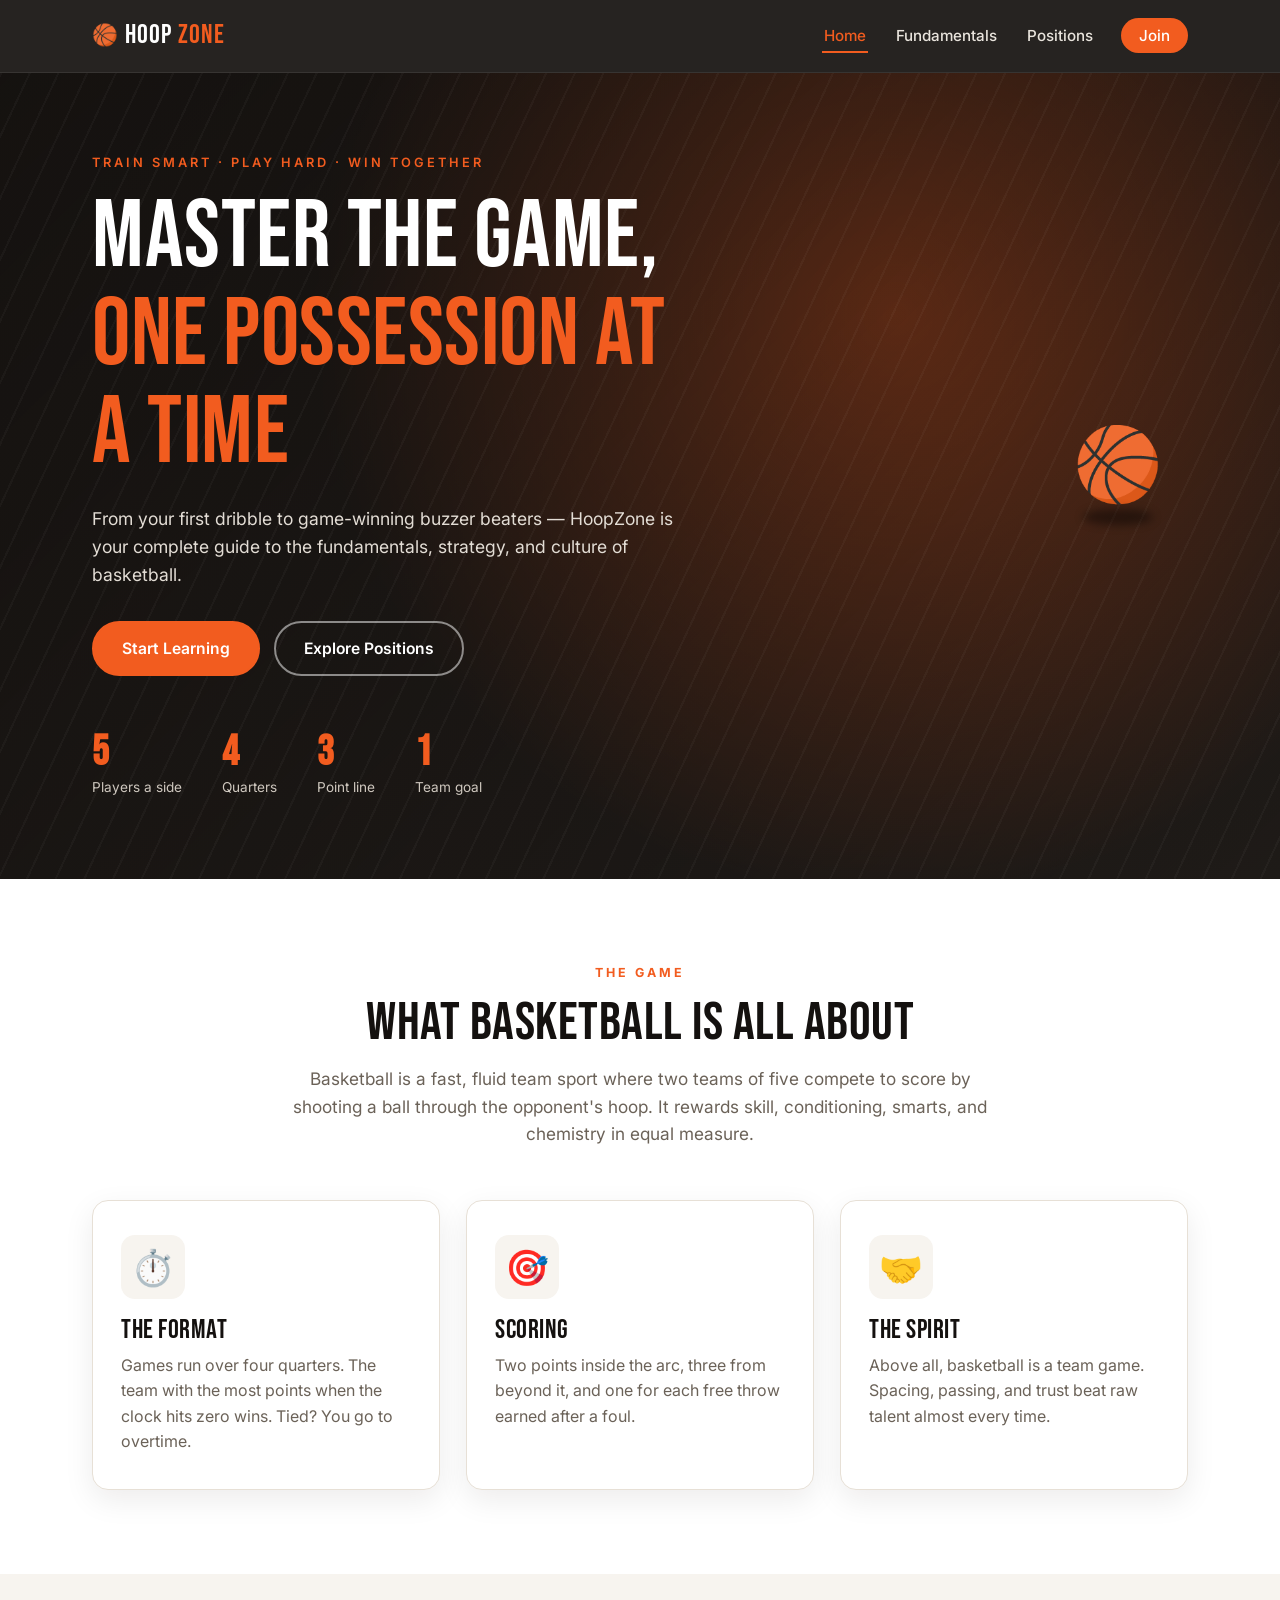
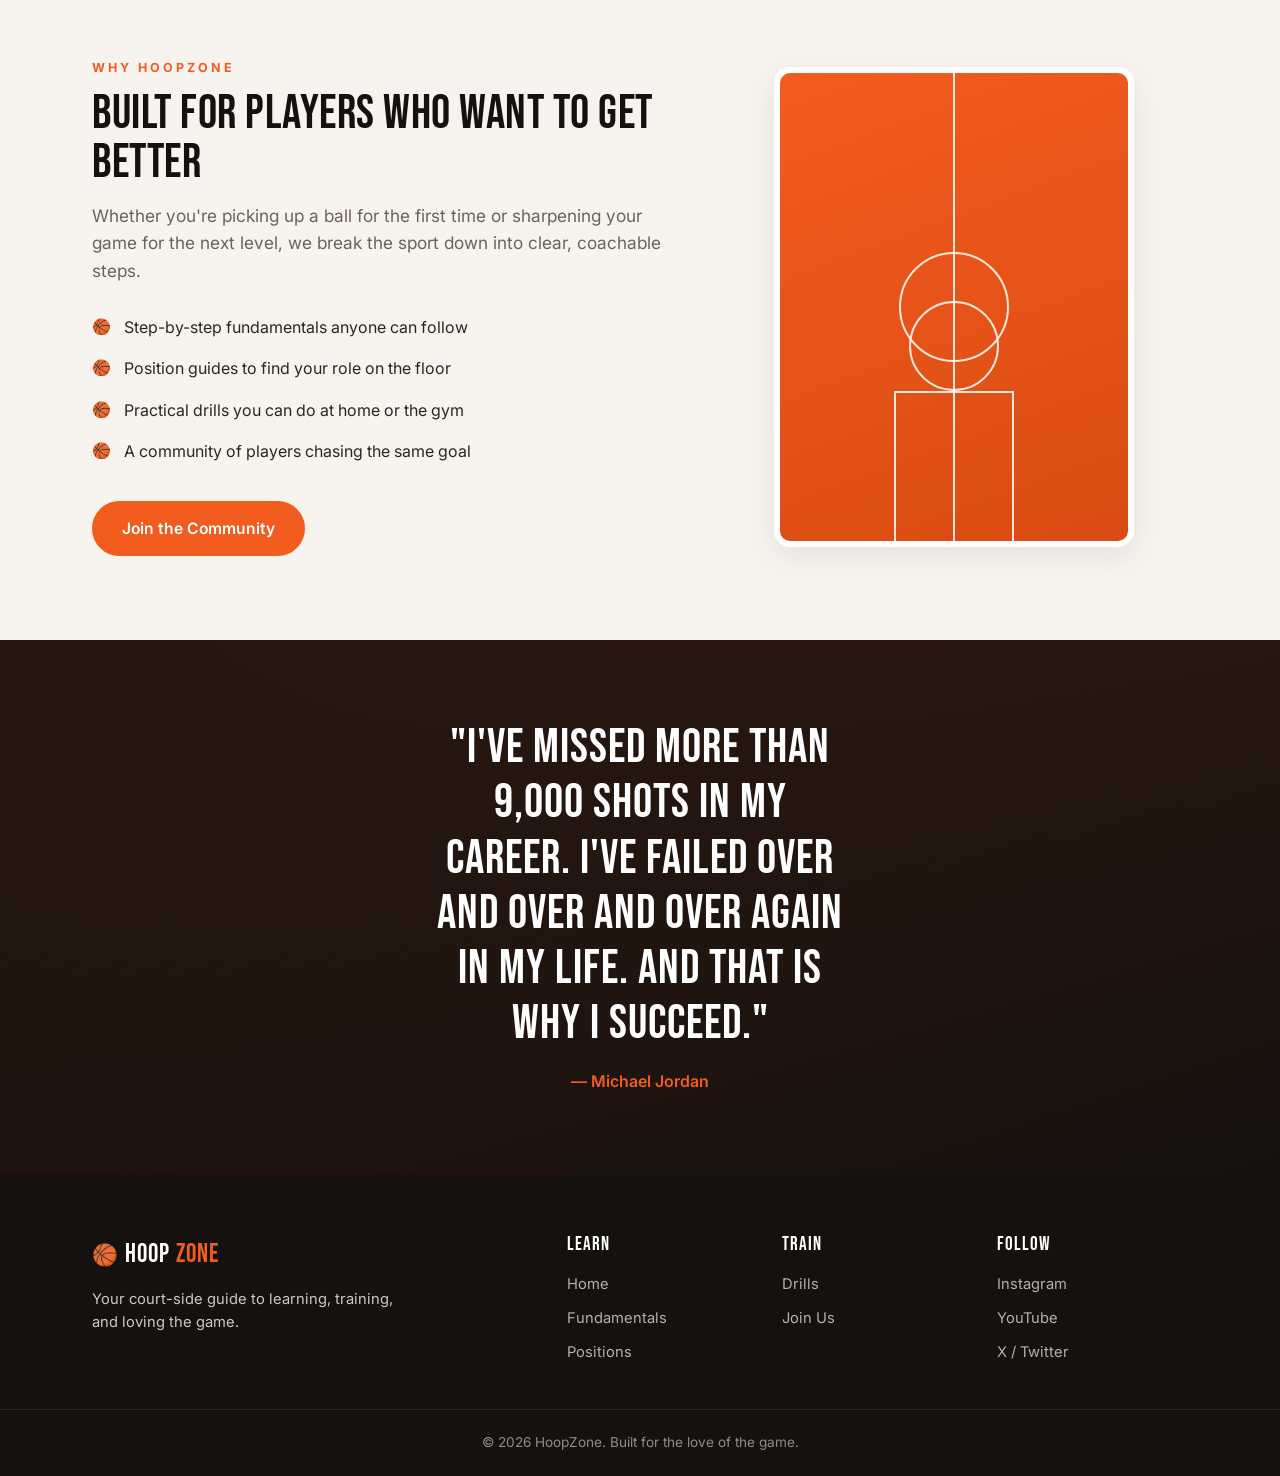
<file: index.html>
<!DOCTYPE html>
<html lang="en">
<head>
  <meta charset="UTF-8" />
  <meta name="viewport" content="width=device-width, initial-scale=1.0" />
  <title>HoopZone — Master the Game of Basketball</title>
  <link rel="preconnect" href="https://fonts.googleapis.com" />
  <link rel="preconnect" href="https://fonts.gstatic.com" crossorigin />
  <link href="https://fonts.googleapis.com/css2?family=Bebas+Neue&family=Inter:wght@400;500;600;700&display=swap" rel="stylesheet" />
  <link rel="stylesheet" href="style.css" />
</head>
<body>

  <!-- ===== NAVBAR ===== -->
  <header class="navbar">
    <div class="nav-inner">
      <a href="index.html" class="logo"><span class="ball">🏀</span> Hoop<span class="logo-accent">Zone</span></a>
      <input type="checkbox" id="nav-toggle" class="nav-toggle" />
      <label for="nav-toggle" class="nav-burger"><span></span><span></span><span></span></label>
      <nav>
        <ul class="nav-links">
          <li><a href="index.html" class="active">Home</a></li>
          <li><a href="fundamentals.html">Fundamentals</a></li>
          <li><a href="positions.html">Positions</a></li>
          <li><a href="contact.html" class="nav-cta">Join</a></li>
        </ul>
      </nav>
    </div>
  </header>

  <!-- ===== HERO ===== -->
  <section class="hero">
    <div class="hero-overlay"></div>
    <div class="bouncing-ball" aria-hidden="true">
      <div class="ball-graphic">🏀</div>
      <div class="ball-shadow"></div>
    </div>
    <div class="hero-content">
      <p class="eyebrow">Train smart · Play hard · Win together</p>
      <h1>Master the Game,<br><span>One Possession at a Time</span></h1>
      <p class="hero-sub">
        From your first dribble to game-winning buzzer beaters — HoopZone is your
        complete guide to the fundamentals, strategy, and culture of basketball.
      </p>
      <div class="hero-buttons">
        <a href="fundamentals.html" class="btn btn-primary">Start Learning</a>
        <a href="positions.html" class="btn btn-ghost">Explore Positions</a>
      </div>
      <div class="hero-stats">
        <div class="stat"><strong>5</strong><span>Players a side</span></div>
        <div class="stat"><strong>4</strong><span>Quarters</span></div>
        <div class="stat"><strong>3</strong><span>Point line</span></div>
        <div class="stat"><strong>1</strong><span>Team goal</span></div>
      </div>
    </div>
  </section>

  <!-- ===== ABOUT / THE GAME ===== -->
  <section class="section" id="about">
    <div class="container">
      <div class="section-head">
        <p class="kicker">The Game</p>
        <h2>What Basketball Is All About</h2>
        <p class="lead">
          Basketball is a fast, fluid team sport where two teams of five compete to
          score by shooting a ball through the opponent's hoop. It rewards skill,
          conditioning, smarts, and chemistry in equal measure.
        </p>
      </div>

      <div class="cards">
        <article class="card">
          <div class="card-icon">⏱️</div>
          <h3>The Format</h3>
          <p>Games run over four quarters. The team with the most points when the
             clock hits zero wins. Tied? You go to overtime.</p>
        </article>
        <article class="card">
          <div class="card-icon">🎯</div>
          <h3>Scoring</h3>
          <p>Two points inside the arc, three from beyond it, and one for each
             free throw earned after a foul.</p>
        </article>
        <article class="card">
          <div class="card-icon">🤝</div>
          <h3>The Spirit</h3>
          <p>Above all, basketball is a team game. Spacing, passing, and trust
             beat raw talent almost every time.</p>
        </article>
      </div>
    </div>
  </section>

  <!-- ===== FEATURE STRIP ===== -->
  <section class="section section-alt">
    <div class="container split">
      <div class="split-text">
        <p class="kicker">Why HoopZone</p>
        <h2>Built for Players Who Want to Get Better</h2>
        <p class="lead">Whether you're picking up a ball for the first time or
           sharpening your game for the next level, we break the sport down into
           clear, coachable steps.</p>
        <ul class="check-list">
          <li>Step-by-step fundamentals anyone can follow</li>
          <li>Position guides to find your role on the floor</li>
          <li>Practical drills you can do at home or the gym</li>
          <li>A community of players chasing the same goal</li>
        </ul>
        <a href="contact.html" class="btn btn-primary">Join the Community</a>
      </div>
      <div class="split-visual">
        <div class="court">
          <div class="court-circle"></div>
          <div class="court-key"></div>
          <div class="court-line"></div>
        </div>
      </div>
    </div>
  </section>

  <!-- ===== QUOTE ===== -->
  <section class="quote-band">
    <div class="container">
      <blockquote>
        "I've missed more than 9,000 shots in my career. I've failed over and over
        and over again in my life. And that is why I succeed."
      </blockquote>
      <cite>— Michael Jordan</cite>
    </div>
  </section>

  <!-- ===== FOOTER ===== -->
  <footer class="footer">
    <div class="container footer-inner">
      <div class="footer-brand">
        <span class="logo"><span class="ball">🏀</span> Hoop<span class="logo-accent">Zone</span></span>
        <p>Your court-side guide to learning, training, and loving the game.</p>
      </div>
      <div class="footer-cols">
        <div>
          <h4>Learn</h4>
          <a href="index.html">Home</a>
          <a href="fundamentals.html">Fundamentals</a>
          <a href="positions.html">Positions</a>
        </div>
        <div>
          <h4>Train</h4>
          <a href="fundamentals.html">Drills</a>
          <a href="contact.html">Join Us</a>
        </div>
        <div>
          <h4>Follow</h4>
          <a href="#">Instagram</a>
          <a href="#">YouTube</a>
          <a href="#">X / Twitter</a>
        </div>
      </div>
    </div>
    <div class="footer-bottom">
      <p>© 2026 HoopZone. Built for the love of the game.</p>
    </div>
  </footer>

</body>
</html>
</file>
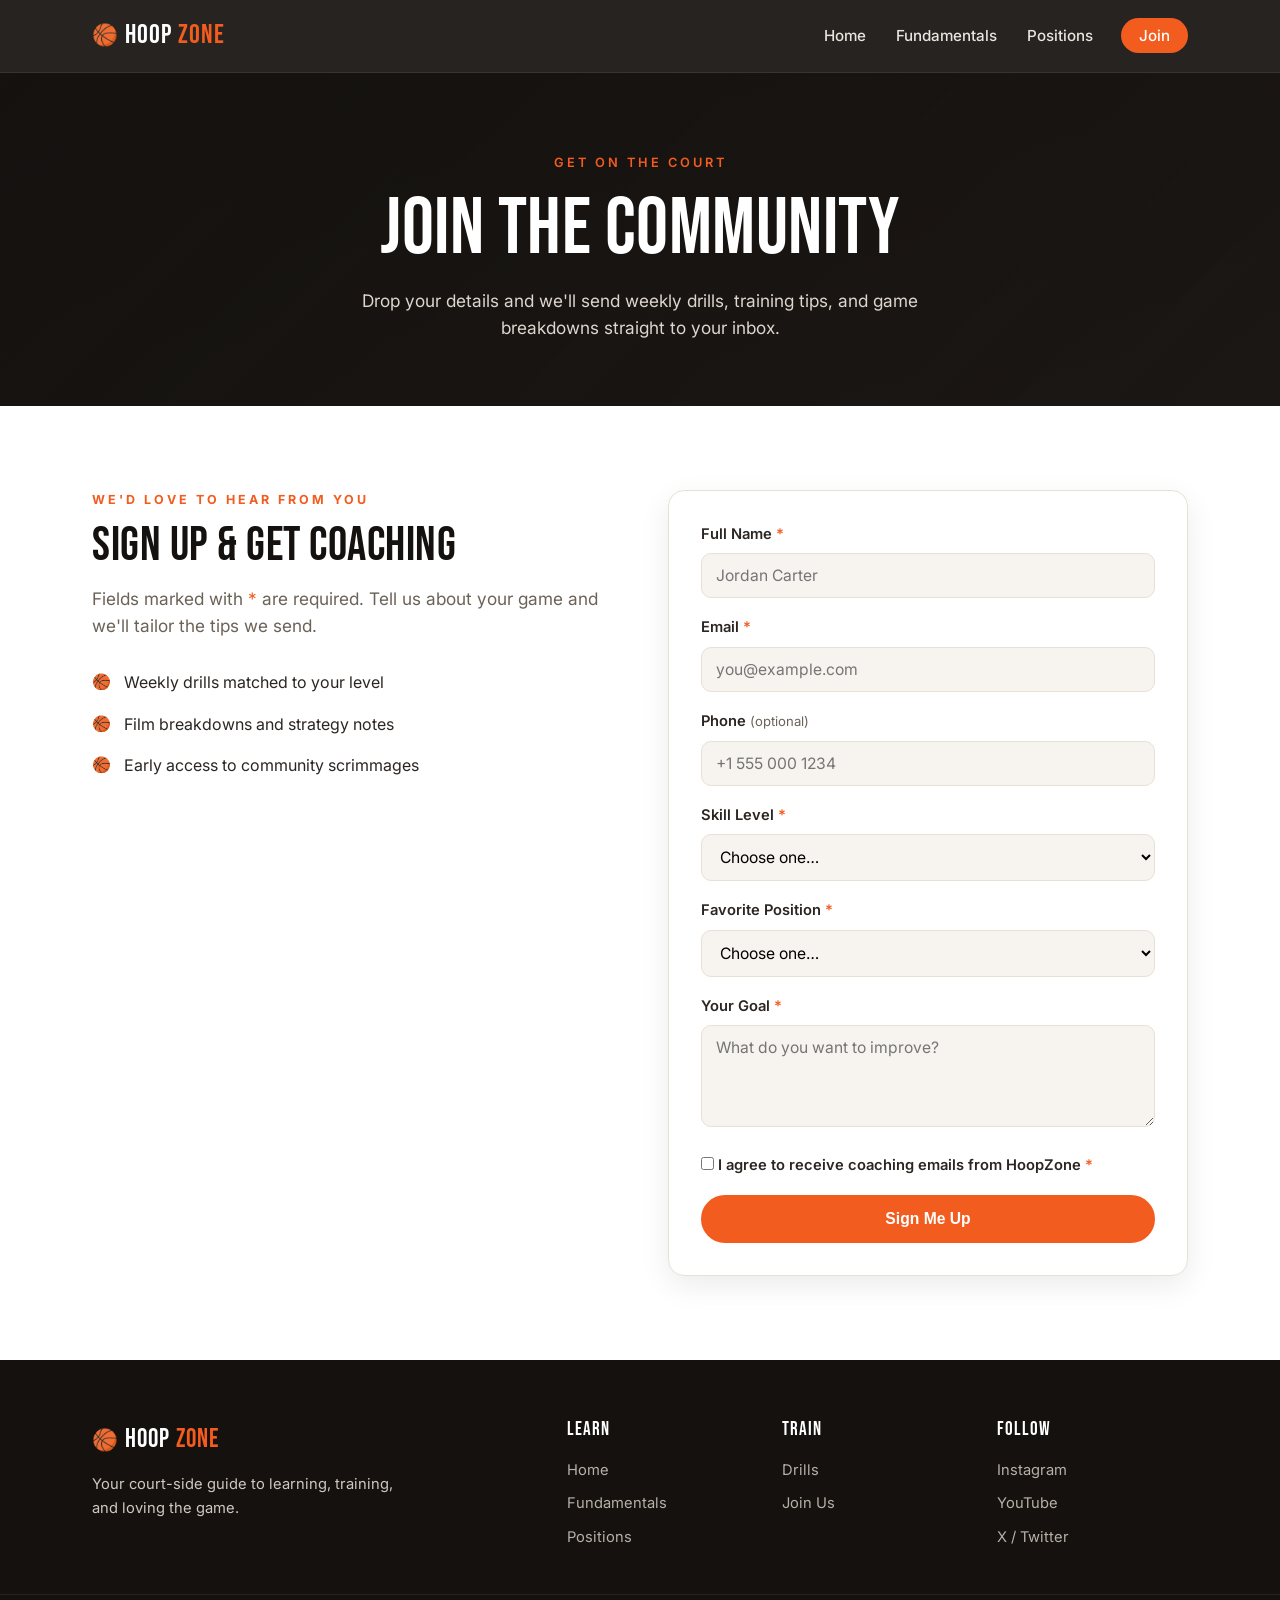
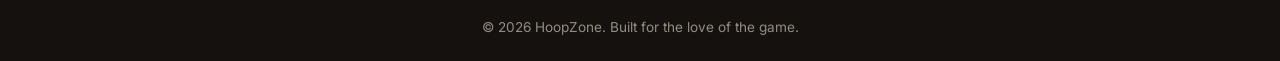
<file: contact.html>
<!DOCTYPE html>
<html lang="en">
<head>
  <meta charset="UTF-8" />
  <meta name="viewport" content="width=device-width, initial-scale=1.0" />
  <title>Join Us — HoopZone</title>
  <link rel="preconnect" href="https://fonts.googleapis.com" />
  <link rel="preconnect" href="https://fonts.gstatic.com" crossorigin />
  <link href="https://fonts.googleapis.com/css2?family=Bebas+Neue&family=Inter:wght@400;500;600;700&display=swap" rel="stylesheet" />
  <link rel="stylesheet" href="style.css" />
</head>
<body>

  <!-- ===== NAVBAR ===== -->
  <header class="navbar">
    <div class="nav-inner">
      <a href="index.html" class="logo"><span class="ball">🏀</span> Hoop<span class="logo-accent">Zone</span></a>
      <input type="checkbox" id="nav-toggle" class="nav-toggle" />
      <label for="nav-toggle" class="nav-burger"><span></span><span></span><span></span></label>
      <nav>
        <ul class="nav-links">
          <li><a href="index.html">Home</a></li>
          <li><a href="fundamentals.html">Fundamentals</a></li>
          <li><a href="positions.html">Positions</a></li>
          <li><a href="contact.html" class="nav-cta active">Join</a></li>
        </ul>
      </nav>
    </div>
  </header>

  <!-- ===== PAGE HEADER ===== -->
  <section class="page-hero">
    <div class="container">
      <p class="eyebrow">Get On The Court</p>
      <h1>Join the Community</h1>
      <p class="page-hero-sub">Drop your details and we'll send weekly drills,
         training tips, and game breakdowns straight to your inbox.</p>
    </div>
  </section>

  <!-- ===== CONTACT / JOIN ===== -->
  <section class="section">
    <div class="container join">
      <div class="join-text">
        <p class="kicker">We'd Love to Hear From You</p>
        <h2>Sign Up &amp; Get Coaching</h2>
        <p class="lead">Fields marked with <span class="req-star">*</span> are
           required. Tell us about your game and we'll tailor the tips we send.</p>
        <ul class="check-list">
          <li>Weekly drills matched to your level</li>
          <li>Film breakdowns and strategy notes</li>
          <li>Early access to community scrimmages</li>
        </ul>
      </div>

      <form class="join-form" action="#" method="post">
        <label>
          Full Name <span class="req-star">*</span>
          <input type="text" name="name" placeholder="Jordan Carter" required />
        </label>
        <label>
          Email <span class="req-star">*</span>
          <input type="email" name="email" placeholder="you@example.com" required />
        </label>
        <label>
          Phone <span class="optional">(optional)</span>
          <input type="tel" name="phone" placeholder="+1 555 000 1234" />
        </label>
        <label>
          Skill Level <span class="req-star">*</span>
          <select name="level" required>
            <option value="">Choose one…</option>
            <option>Beginner</option>
            <option>Intermediate</option>
            <option>Advanced</option>
          </select>
        </label>
        <label>
          Favorite Position <span class="req-star">*</span>
          <select name="position" required>
            <option value="">Choose one…</option>
            <option>Point Guard</option>
            <option>Shooting Guard</option>
            <option>Small Forward</option>
            <option>Power Forward</option>
            <option>Center</option>
          </select>
        </label>
        <label>
          Your Goal <span class="req-star">*</span>
          <textarea name="goal" rows="4" placeholder="What do you want to improve?" required></textarea>
        </label>
        <label class="checkbox-row">
          <input type="checkbox" name="agree" required />
          <span>I agree to receive coaching emails from HoopZone <span class="req-star">*</span></span>
        </label>
        <button type="submit" class="btn btn-primary full">Sign Me Up</button>
      </form>
    </div>
  </section>

  <!-- ===== FOOTER ===== -->
  <footer class="footer">
    <div class="container footer-inner">
      <div class="footer-brand">
        <span class="logo"><span class="ball">🏀</span> Hoop<span class="logo-accent">Zone</span></span>
        <p>Your court-side guide to learning, training, and loving the game.</p>
      </div>
      <div class="footer-cols">
        <div>
          <h4>Learn</h4>
          <a href="index.html">Home</a>
          <a href="fundamentals.html">Fundamentals</a>
          <a href="positions.html">Positions</a>
        </div>
        <div>
          <h4>Train</h4>
          <a href="fundamentals.html">Drills</a>
          <a href="contact.html">Join Us</a>
        </div>
        <div>
          <h4>Follow</h4>
          <a href="#">Instagram</a>
          <a href="#">YouTube</a>
          <a href="#">X / Twitter</a>
        </div>
      </div>
    </div>
    <div class="footer-bottom">
      <p>© 2026 HoopZone. Built for the love of the game.</p>
    </div>
  </footer>

</body>
</html>
</file>
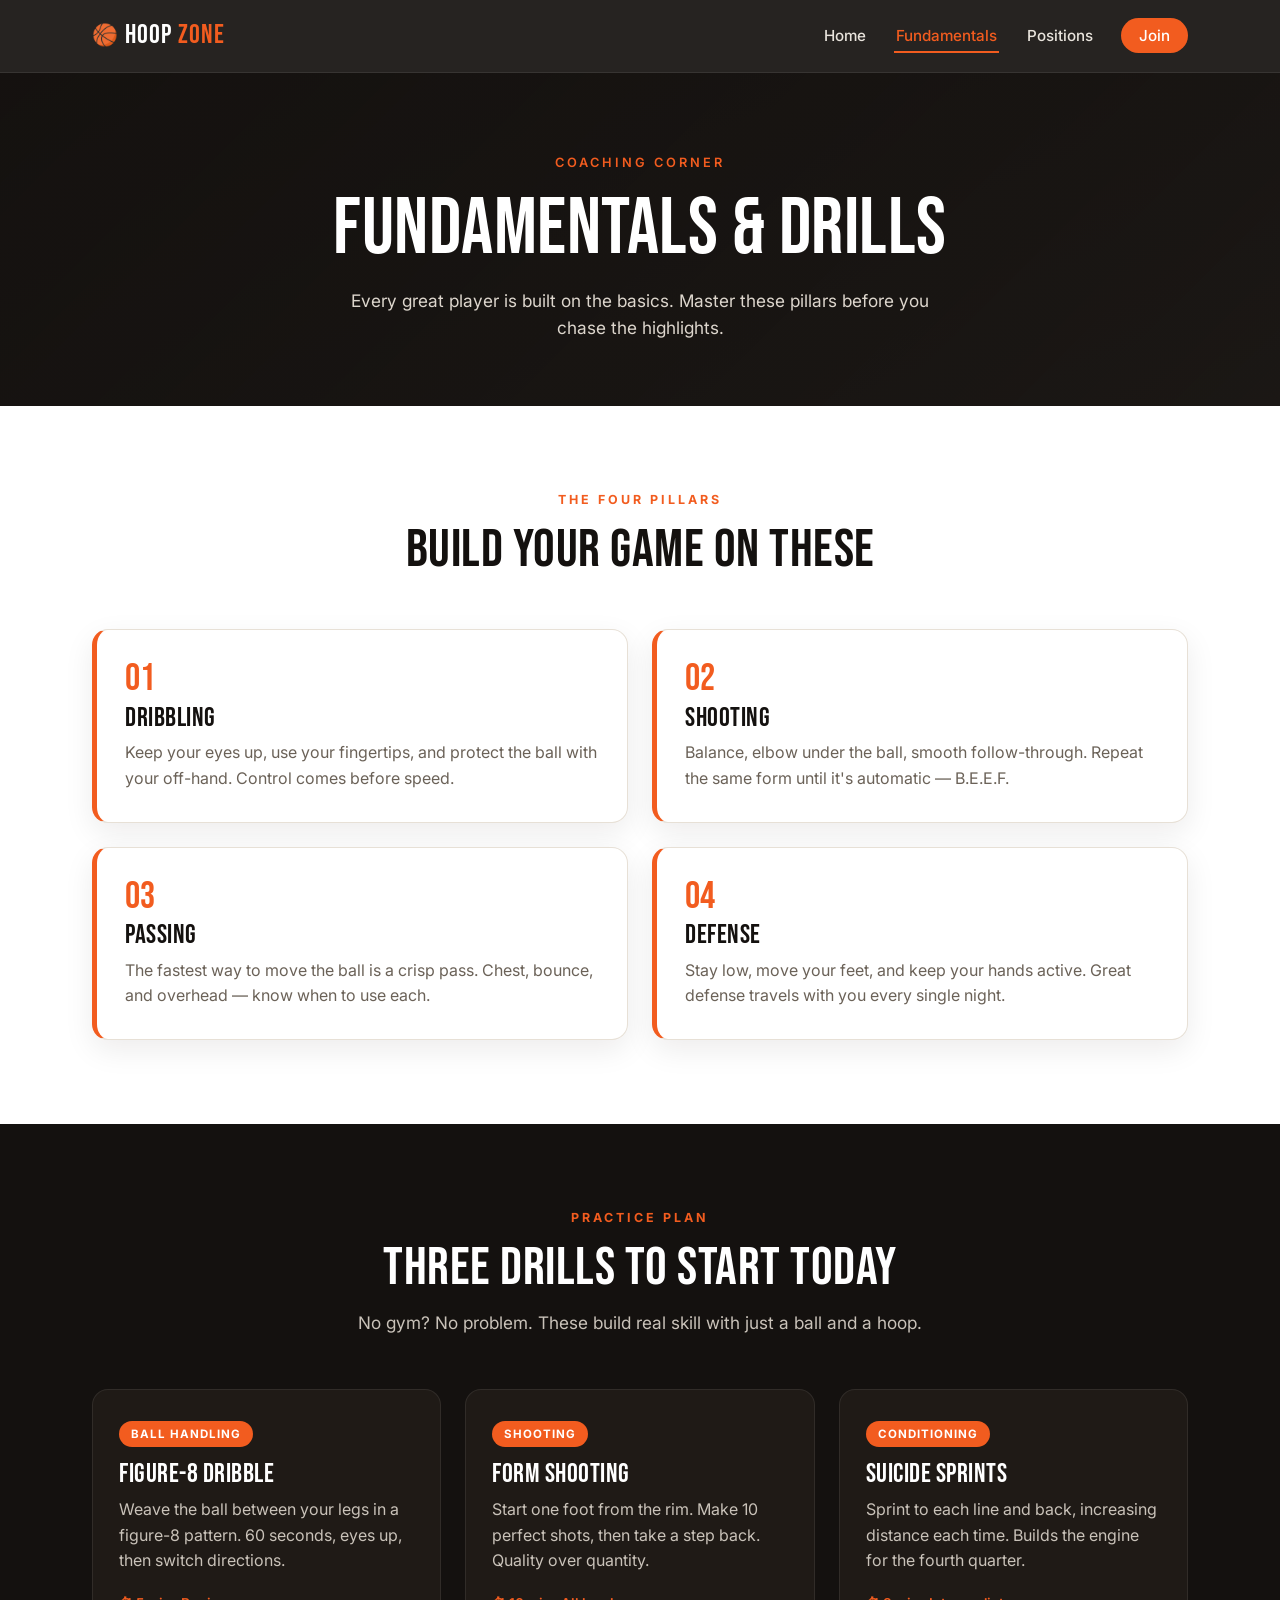
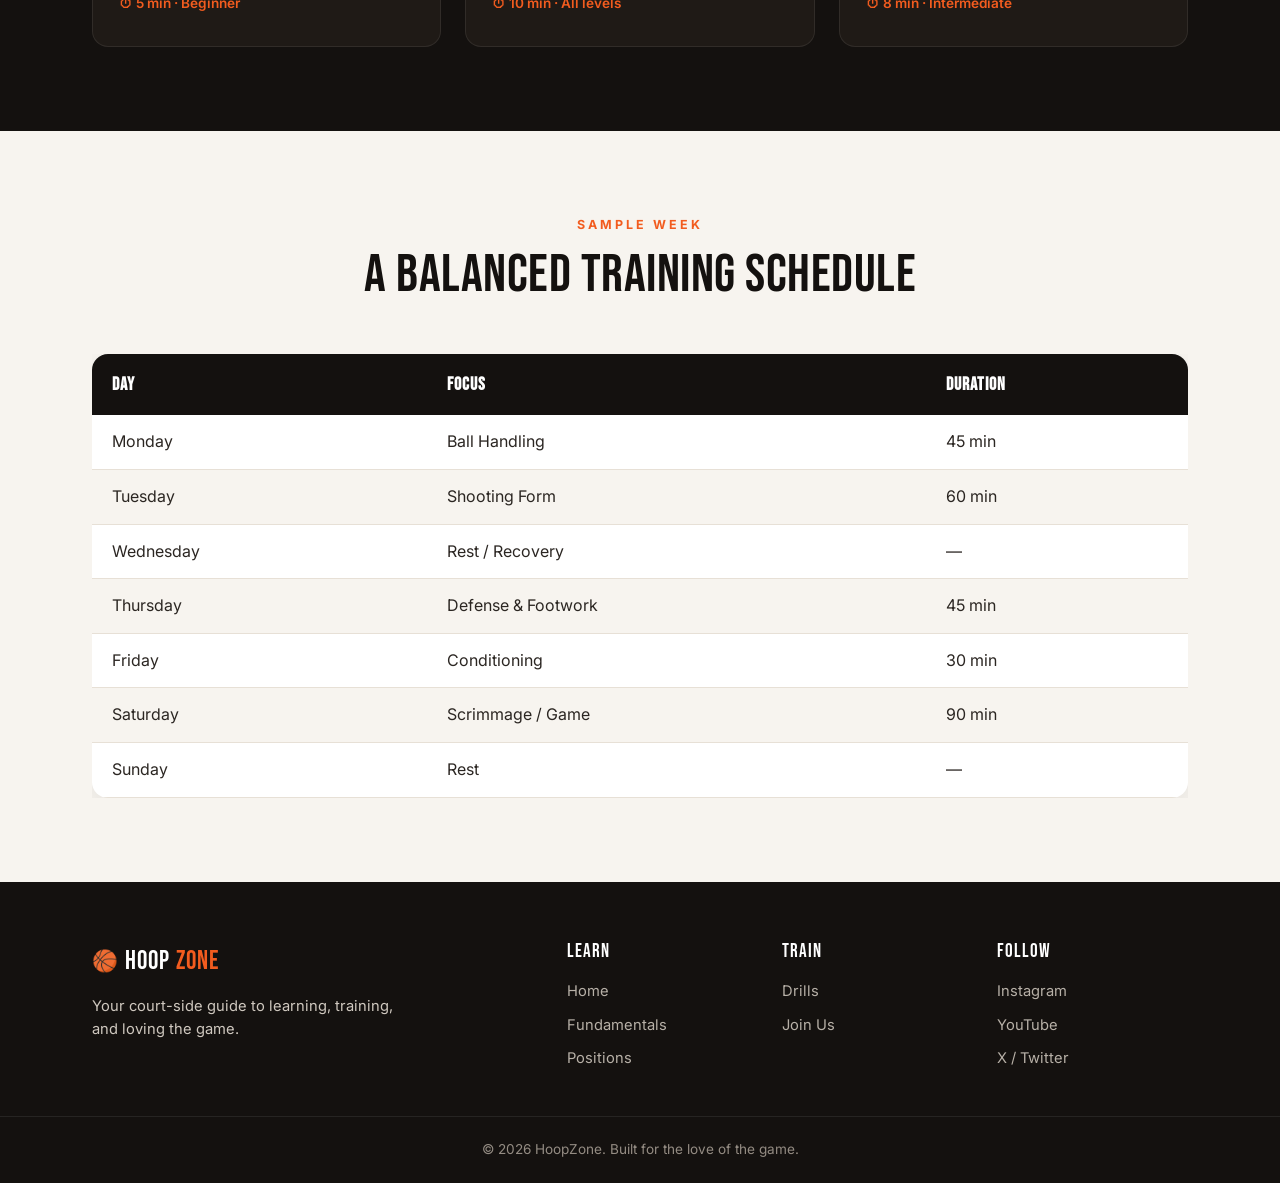
<file: fundamentals.html>
<!DOCTYPE html>
<html lang="en">
<head>
  <meta charset="UTF-8" />
  <meta name="viewport" content="width=device-width, initial-scale=1.0" />
  <title>Fundamentals & Drills — HoopZone</title>
  <link rel="preconnect" href="https://fonts.googleapis.com" />
  <link rel="preconnect" href="https://fonts.gstatic.com" crossorigin />
  <link href="https://fonts.googleapis.com/css2?family=Bebas+Neue&family=Inter:wght@400;500;600;700&display=swap" rel="stylesheet" />
  <link rel="stylesheet" href="style.css" />
</head>
<body>

  <!-- ===== NAVBAR ===== -->
  <header class="navbar">
    <div class="nav-inner">
      <a href="index.html" class="logo"><span class="ball">🏀</span> Hoop<span class="logo-accent">Zone</span></a>
      <input type="checkbox" id="nav-toggle" class="nav-toggle" />
      <label for="nav-toggle" class="nav-burger"><span></span><span></span><span></span></label>
      <nav>
        <ul class="nav-links">
          <li><a href="index.html">Home</a></li>
          <li><a href="fundamentals.html" class="active">Fundamentals</a></li>
          <li><a href="positions.html">Positions</a></li>
          <li><a href="contact.html" class="nav-cta">Join</a></li>
        </ul>
      </nav>
    </div>
  </header>

  <!-- ===== PAGE HEADER ===== -->
  <section class="page-hero">
    <div class="container">
      <p class="eyebrow">Coaching Corner</p>
      <h1>Fundamentals &amp; Drills</h1>
      <p class="page-hero-sub">Every great player is built on the basics. Master
         these pillars before you chase the highlights.</p>
    </div>
  </section>

  <!-- ===== FUNDAMENTALS ===== -->
  <section class="section">
    <div class="container">
      <div class="section-head">
        <p class="kicker">The Four Pillars</p>
        <h2>Build Your Game on These</h2>
      </div>

      <div class="fundamentals-grid">
        <div class="fund-item">
          <span class="fund-num">01</span>
          <h3>Dribbling</h3>
          <p>Keep your eyes up, use your fingertips, and protect the ball with your
             off-hand. Control comes before speed.</p>
        </div>
        <div class="fund-item">
          <span class="fund-num">02</span>
          <h3>Shooting</h3>
          <p>Balance, elbow under the ball, smooth follow-through. Repeat the same
             form until it's automatic — B.E.E.F.</p>
        </div>
        <div class="fund-item">
          <span class="fund-num">03</span>
          <h3>Passing</h3>
          <p>The fastest way to move the ball is a crisp pass. Chest, bounce, and
             overhead — know when to use each.</p>
        </div>
        <div class="fund-item">
          <span class="fund-num">04</span>
          <h3>Defense</h3>
          <p>Stay low, move your feet, and keep your hands active. Great defense
             travels with you every single night.</p>
        </div>
      </div>
    </div>
  </section>

  <!-- ===== DRILLS ===== -->
  <section class="section section-dark">
    <div class="container">
      <div class="section-head">
        <p class="kicker light">Practice Plan</p>
        <h2 class="light-h">Three Drills to Start Today</h2>
        <p class="lead light-lead">No gym? No problem. These build real skill with
           just a ball and a hoop.</p>
      </div>

      <div class="drills">
        <article class="drill">
          <div class="drill-tag">Ball Handling</div>
          <h3>Figure-8 Dribble</h3>
          <p>Weave the ball between your legs in a figure-8 pattern. 60 seconds,
             eyes up, then switch directions.</p>
          <span class="drill-meta">⏱ 5 min · Beginner</span>
        </article>
        <article class="drill">
          <div class="drill-tag">Shooting</div>
          <h3>Form Shooting</h3>
          <p>Start one foot from the rim. Make 10 perfect shots, then take a step
             back. Quality over quantity.</p>
          <span class="drill-meta">⏱ 10 min · All levels</span>
        </article>
        <article class="drill">
          <div class="drill-tag">Conditioning</div>
          <h3>Suicide Sprints</h3>
          <p>Sprint to each line and back, increasing distance each time. Builds
             the engine for the fourth quarter.</p>
          <span class="drill-meta">⏱ 8 min · Intermediate</span>
        </article>
      </div>
    </div>
  </section>

  <!-- ===== WEEKLY PLAN TABLE ===== -->
  <section class="section section-alt">
    <div class="container">
      <div class="section-head">
        <p class="kicker">Sample Week</p>
        <h2>A Balanced Training Schedule</h2>
      </div>
      <div class="table-wrap">
        <table class="plan-table">
          <thead>
            <tr><th>Day</th><th>Focus</th><th>Duration</th></tr>
          </thead>
          <tbody>
            <tr><td>Monday</td><td>Ball Handling</td><td>45 min</td></tr>
            <tr><td>Tuesday</td><td>Shooting Form</td><td>60 min</td></tr>
            <tr><td>Wednesday</td><td>Rest / Recovery</td><td>—</td></tr>
            <tr><td>Thursday</td><td>Defense & Footwork</td><td>45 min</td></tr>
            <tr><td>Friday</td><td>Conditioning</td><td>30 min</td></tr>
            <tr><td>Saturday</td><td>Scrimmage / Game</td><td>90 min</td></tr>
            <tr><td>Sunday</td><td>Rest</td><td>—</td></tr>
          </tbody>
        </table>
      </div>
    </div>
  </section>

  <!-- ===== FOOTER ===== -->
  <footer class="footer">
    <div class="container footer-inner">
      <div class="footer-brand">
        <span class="logo"><span class="ball">🏀</span> Hoop<span class="logo-accent">Zone</span></span>
        <p>Your court-side guide to learning, training, and loving the game.</p>
      </div>
      <div class="footer-cols">
        <div>
          <h4>Learn</h4>
          <a href="index.html">Home</a>
          <a href="fundamentals.html">Fundamentals</a>
          <a href="positions.html">Positions</a>
        </div>
        <div>
          <h4>Train</h4>
          <a href="fundamentals.html">Drills</a>
          <a href="contact.html">Join Us</a>
        </div>
        <div>
          <h4>Follow</h4>
          <a href="#">Instagram</a>
          <a href="#">YouTube</a>
          <a href="#">X / Twitter</a>
        </div>
      </div>
    </div>
    <div class="footer-bottom">
      <p>© 2026 HoopZone. Built for the love of the game.</p>
    </div>
  </footer>

</body>
</html>
</file>
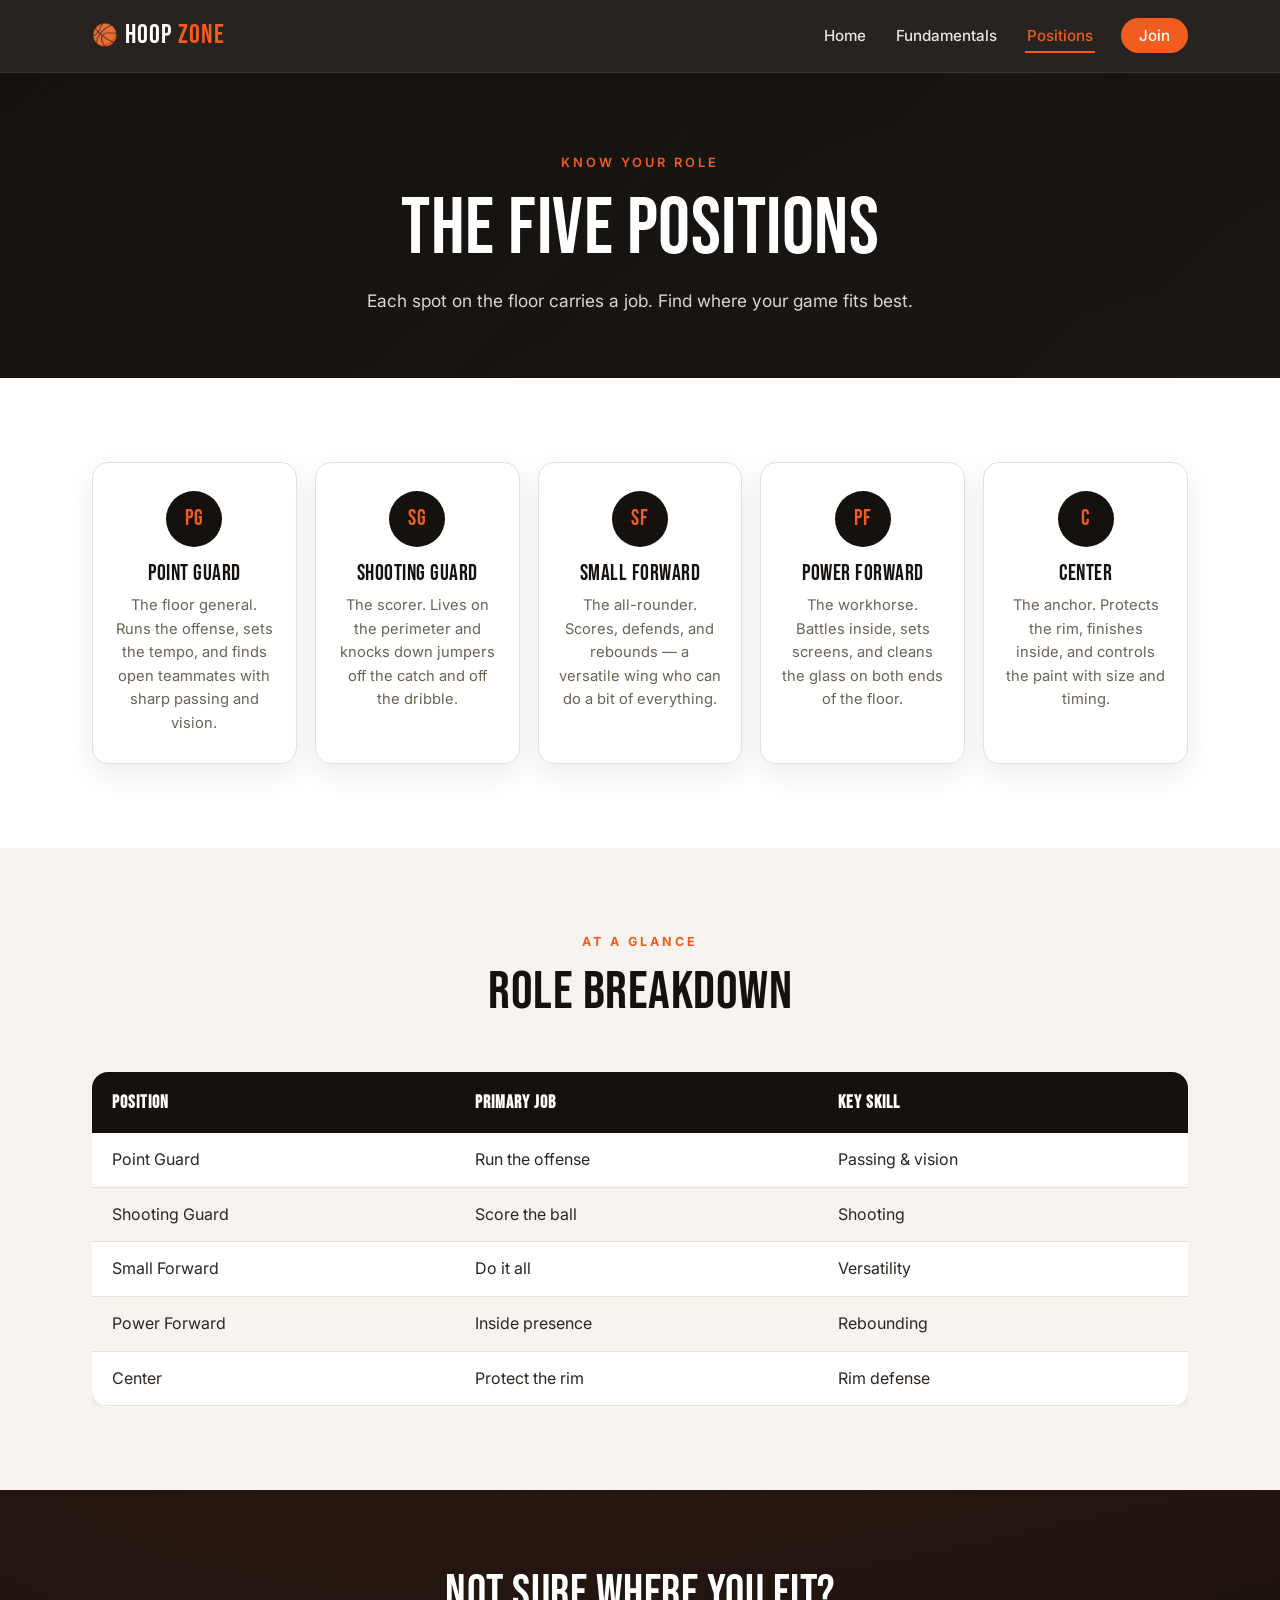
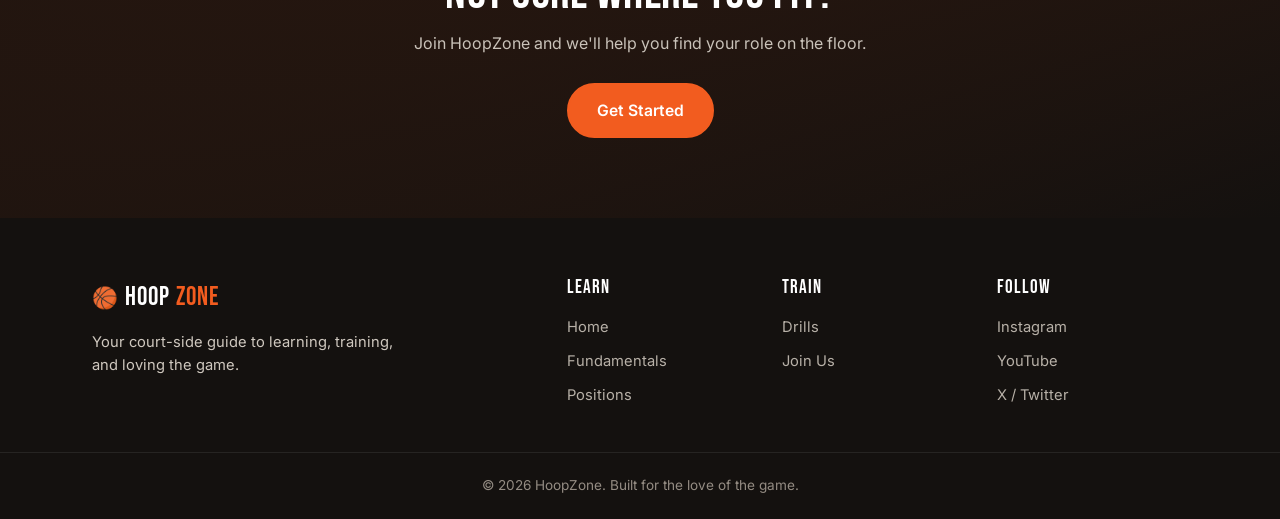
<file: positions.html>
<!DOCTYPE html>
<html lang="en">
<head>
  <meta charset="UTF-8" />
  <meta name="viewport" content="width=device-width, initial-scale=1.0" />
  <title>Positions — HoopZone</title>
  <link rel="preconnect" href="https://fonts.googleapis.com" />
  <link rel="preconnect" href="https://fonts.gstatic.com" crossorigin />
  <link href="https://fonts.googleapis.com/css2?family=Bebas+Neue&family=Inter:wght@400;500;600;700&display=swap" rel="stylesheet" />
  <link rel="stylesheet" href="style.css" />
</head>
<body>

  <!-- ===== NAVBAR ===== -->
  <header class="navbar">
    <div class="nav-inner">
      <a href="index.html" class="logo"><span class="ball">🏀</span> Hoop<span class="logo-accent">Zone</span></a>
      <input type="checkbox" id="nav-toggle" class="nav-toggle" />
      <label for="nav-toggle" class="nav-burger"><span></span><span></span><span></span></label>
      <nav>
        <ul class="nav-links">
          <li><a href="index.html">Home</a></li>
          <li><a href="fundamentals.html">Fundamentals</a></li>
          <li><a href="positions.html" class="active">Positions</a></li>
          <li><a href="contact.html" class="nav-cta">Join</a></li>
        </ul>
      </nav>
    </div>
  </header>

  <!-- ===== PAGE HEADER ===== -->
  <section class="page-hero">
    <div class="container">
      <p class="eyebrow">Know Your Role</p>
      <h1>The Five Positions</h1>
      <p class="page-hero-sub">Each spot on the floor carries a job. Find where your
         game fits best.</p>
    </div>
  </section>

  <!-- ===== POSITIONS ===== -->
  <section class="section">
    <div class="container">
      <div class="positions">
        <div class="pos-card">
          <div class="pos-badge">PG</div>
          <h3>Point Guard</h3>
          <p>The floor general. Runs the offense, sets the tempo, and finds open
             teammates with sharp passing and vision.</p>
        </div>
        <div class="pos-card">
          <div class="pos-badge">SG</div>
          <h3>Shooting Guard</h3>
          <p>The scorer. Lives on the perimeter and knocks down jumpers off the
             catch and off the dribble.</p>
        </div>
        <div class="pos-card">
          <div class="pos-badge">SF</div>
          <h3>Small Forward</h3>
          <p>The all-rounder. Scores, defends, and rebounds — a versatile wing who
             can do a bit of everything.</p>
        </div>
        <div class="pos-card">
          <div class="pos-badge">PF</div>
          <h3>Power Forward</h3>
          <p>The workhorse. Battles inside, sets screens, and cleans the glass on
             both ends of the floor.</p>
        </div>
        <div class="pos-card">
          <div class="pos-badge">C</div>
          <h3>Center</h3>
          <p>The anchor. Protects the rim, finishes inside, and controls the paint
             with size and timing.</p>
        </div>
      </div>
    </div>
  </section>

  <!-- ===== COMPARISON TABLE ===== -->
  <section class="section section-alt">
    <div class="container">
      <div class="section-head">
        <p class="kicker">At a Glance</p>
        <h2>Role Breakdown</h2>
      </div>
      <div class="table-wrap">
        <table class="plan-table">
          <thead>
            <tr><th>Position</th><th>Primary Job</th><th>Key Skill</th></tr>
          </thead>
          <tbody>
            <tr><td>Point Guard</td><td>Run the offense</td><td>Passing & vision</td></tr>
            <tr><td>Shooting Guard</td><td>Score the ball</td><td>Shooting</td></tr>
            <tr><td>Small Forward</td><td>Do it all</td><td>Versatility</td></tr>
            <tr><td>Power Forward</td><td>Inside presence</td><td>Rebounding</td></tr>
            <tr><td>Center</td><td>Protect the rim</td><td>Rim defense</td></tr>
          </tbody>
        </table>
      </div>
    </div>
  </section>

  <!-- ===== CTA ===== -->
  <section class="quote-band">
    <div class="container cta-band">
      <h2 class="light-h">Not sure where you fit?</h2>
      <p class="light-lead">Join HoopZone and we'll help you find your role on the floor.</p>
      <a href="contact.html" class="btn btn-primary">Get Started</a>
    </div>
  </section>

  <!-- ===== FOOTER ===== -->
  <footer class="footer">
    <div class="container footer-inner">
      <div class="footer-brand">
        <span class="logo"><span class="ball">🏀</span> Hoop<span class="logo-accent">Zone</span></span>
        <p>Your court-side guide to learning, training, and loving the game.</p>
      </div>
      <div class="footer-cols">
        <div>
          <h4>Learn</h4>
          <a href="index.html">Home</a>
          <a href="fundamentals.html">Fundamentals</a>
          <a href="positions.html">Positions</a>
        </div>
        <div>
          <h4>Train</h4>
          <a href="fundamentals.html">Drills</a>
          <a href="contact.html">Join Us</a>
        </div>
        <div>
          <h4>Follow</h4>
          <a href="#">Instagram</a>
          <a href="#">YouTube</a>
          <a href="#">X / Twitter</a>
        </div>
      </div>
    </div>
    <div class="footer-bottom">
      <p>© 2026 HoopZone. Built for the love of the game.</p>
    </div>
  </footer>

</body>
</html>
</file>
<file: style.css>
/* ============================================================
   HoopZone — Basketball Website
   Fonts: Bebas Neue (display) + Inter (body)
   ============================================================ */

:root {
  --orange: #f25c1f;
  --orange-dark: #d94b12;
  --ink: #14110f;
  --ink-soft: #2b2622;
  --paper: #ffffff;
  --cream: #f7f4ef;
  --line: #e7e0d6;
  --muted: #6b6258;
  --radius: 16px;
  --shadow: 0 10px 30px rgba(20, 17, 15, 0.08);
  --max: 1140px;
}

* {
  margin: 0;
  padding: 0;
  box-sizing: border-box;
}

html {
  scroll-behavior: smooth;
}

body {
  font-family: "Inter", system-ui, sans-serif;
  color: var(--ink);
  background: var(--paper);
  line-height: 1.6;
  -webkit-font-smoothing: antialiased;
}

h1,
h2,
h3,
h4 {
  font-family: "Bebas Neue", Impact, sans-serif;
  font-weight: 400;
  line-height: 1.02;
  letter-spacing: 0.5px;
}

a {
  color: inherit;
  text-decoration: none;
}
img {
  max-width: 100%;
  display: block;
}

.container {
  width: 100%;
  max-width: var(--max);
  margin: 0 auto;
  padding: 0 22px;
}

/* ===== NAVBAR ===== */
.navbar {
  position: sticky;
  top: 0;
  z-index: 50;
  background: rgba(20, 17, 15, 0.92);
  backdrop-filter: blur(8px);
  border-bottom: 1px solid rgba(255, 255, 255, 0.08);
}
.nav-inner {
  max-width: var(--max);
  margin: 0 auto;
  padding: 14px 22px;
  display: flex;
  align-items: center;
  justify-content: space-between;
}
.logo {
  font-family: "Bebas Neue", sans-serif;
  font-size: 1.7rem;
  letter-spacing: 1px;
  color: #fff;
  display: inline-flex;
  align-items: center;
  gap: 6px;
}
.logo .ball {
  font-size: 1.3rem;
}
.logo-accent {
  color: var(--orange);
}

.nav-links {
  list-style: none;
  display: flex;
  gap: 26px;
  align-items: center;
}
.nav-links a {
  color: #e9e4dd;
  font-size: 0.95rem;
  font-weight: 500;
  padding: 6px 2px;
  position: relative;
  transition: color 0.2s;
}
.nav-links a:hover {
  color: #fff;
}
.nav-links a.active {
  color: var(--orange);
}
.nav-links a:not(.nav-cta).active::after,
.nav-links a:not(.nav-cta):hover::after {
  content: "";
  position: absolute;
  left: 0;
  right: 0;
  bottom: -2px;
  height: 2px;
  background: var(--orange);
}
.nav-cta {
  background: var(--orange);
  color: #fff !important;
  padding: 8px 18px !important;
  border-radius: 999px;
  font-weight: 600;
}
.nav-cta:hover {
  background: var(--orange-dark);
}

/* burger menu (CSS only) */
.nav-toggle {
  display: none;
}
.nav-burger {
  display: none;
  flex-direction: column;
  gap: 5px;
  cursor: pointer;
  padding: 6px;
}
.nav-burger span {
  width: 26px;
  height: 3px;
  background: #fff;
  border-radius: 2px;
  transition: 0.3s;
}

/* ===== BUTTONS ===== */
.btn {
  display: inline-block;
  padding: 13px 28px;
  border-radius: 999px;
  font-weight: 600;
  font-size: 0.98rem;
  cursor: pointer;
  border: 2px solid transparent;
  transition:
    transform 0.15s,
    background 0.2s,
    color 0.2s;
}
.btn:hover {
  transform: translateY(-2px);
}
.btn-primary {
  background: var(--orange);
  color: #fff;
  border-color: var(--orange);
}
.btn-primary:hover {
  background: var(--orange-dark);
  border-color: var(--orange-dark);
}
.btn-ghost {
  background: transparent;
  color: #fff;
  border-color: rgba(255, 255, 255, 0.5);
}
.btn-ghost:hover {
  background: rgba(255, 255, 255, 0.12);
}
.btn.full {
  width: 100%;
  text-align: center;
}

/* ===== HERO ===== */
.hero {
  position: relative;
  min-height: 88vh;
  display: flex;
  align-items: center;
  background:
    linear-gradient(135deg, rgba(20, 17, 15, 0.85), rgba(20, 17, 15, 0.55)),
    radial-gradient(circle at 70% 30%, #f25c1f 0%, transparent 55%),
    linear-gradient(160deg, #1c1714, #2b2622);
  color: #fff;
  overflow: hidden;
}
.hero-overlay {
  position: absolute;
  inset: 0;
  background: repeating-linear-gradient(
    115deg,
    rgba(255, 255, 255, 0.03) 0 2px,
    transparent 2px 26px
  );
  pointer-events: none;
}
.hero-content {
  position: relative;
  max-width: var(--max);
  margin: 0 auto;
  padding: 80px 22px;
  width: 100%;
}
.eyebrow {
  text-transform: uppercase;
  letter-spacing: 3px;
  font-size: 0.8rem;
  font-weight: 600;
  color: var(--orange);
  margin-bottom: 16px;
}
.hero h1 {
  font-size: clamp(3rem, 8vw, 6rem);
  max-width: 16ch;
}
.hero h1 span {
  color: var(--orange);
}
.hero-sub {
  max-width: 56ch;
  margin: 22px 0 32px;
  font-size: 1.1rem;
  color: #e3ddd5;
}
.hero-buttons {
  display: flex;
  gap: 14px;
  flex-wrap: wrap;
}

/* ===== BOUNCING BASKETBALL ANIMATION ===== */
.bouncing-ball {
  position: absolute;
  top: 0;
  right: 8%;
  height: 100%;
  width: 120px;
  display: flex;
  flex-direction: column;
  justify-content: center;
  align-items: center;
  pointer-events: none;
  z-index: 1;
}
.ball-graphic {
  font-size: 4.5rem;
  line-height: 1;
  animation:
    ball-bounce 2s cubic-bezier(0.3, 0, 0.4, 1) infinite,
    ball-spin 2s linear infinite;
}
.ball-shadow {
  width: 70px;
  height: 16px;
  margin-top: 10px;
  border-radius: 50%;
  background: rgba(0, 0, 0, 0.4);
  filter: blur(4px);
  animation: shadow-pulse 2s cubic-bezier(0.3, 0, 0.4, 1) infinite;
}

@keyframes ball-bounce {
  0%   { transform: translateY(-120px); }
  50%  { transform: translateY(0); }      /* hits the floor */
  100% { transform: translateY(-120px); }
}
@keyframes ball-spin {
  0%   { rotate: 0deg; }
  100% { rotate: 360deg; }
}
@keyframes shadow-pulse {
  0%   { transform: scale(0.6); opacity: 0.25; }
  50%  { transform: scale(1);   opacity: 0.5; }  /* widest when ball lands */
  100% { transform: scale(0.6); opacity: 0.25; }
}

/* respect users who prefer no motion */
@media (prefers-reduced-motion: reduce) {
  .ball-graphic,
  .ball-shadow { animation: none; }
}

.hero-stats {
  display: flex;
  gap: 40px;
  margin-top: 56px;
  flex-wrap: wrap;
}
.stat strong {
  font-family: "Bebas Neue", sans-serif;
  font-size: 2.6rem;
  color: var(--orange);
  display: block;
  line-height: 1;
}
.stat span {
  font-size: 0.85rem;
  color: #cfc8bf;
}

/* ===== PAGE HERO (inner pages) ===== */
.page-hero {
  background:
    linear-gradient(135deg, rgba(20, 17, 15, 0.9), rgba(20, 17, 15, 0.7)),
    linear-gradient(160deg, #1c1714, #2b2622);
  color: #fff;
  padding: 80px 0 64px;
  text-align: center;
}
.page-hero h1 {
  font-size: clamp(2.6rem, 7vw, 5rem);
}
.page-hero-sub {
  max-width: 54ch;
  margin: 16px auto 0;
  color: #ddd6cd;
  font-size: 1.08rem;
}

/* ===== SECTIONS ===== */
.section {
  padding: 84px 0;
}
.section-alt {
  background: var(--cream);
}
.section-dark {
  background: var(--ink);
  color: #f1ece4;
}

.section-head {
  text-align: center;
  max-width: 720px;
  margin: 0 auto 52px;
}
.kicker {
  text-transform: uppercase;
  letter-spacing: 3px;
  font-size: 0.78rem;
  font-weight: 700;
  color: var(--orange);
  margin-bottom: 12px;
}
.kicker.light {
  color: var(--orange);
}
.section-head h2 {
  font-size: clamp(2.2rem, 5vw, 3.4rem);
}
.light-h {
  color: #fff;
}
.lead {
  color: var(--muted);
  font-size: 1.08rem;
  margin-top: 14px;
}
.light-lead {
  color: #c9c2b9;
}

/* ===== CARDS ===== */
.cards {
  display: grid;
  grid-template-columns: repeat(3, 1fr);
  gap: 26px;
}
.card {
  background: var(--paper);
  border: 1px solid var(--line);
  border-radius: var(--radius);
  padding: 34px 28px;
  box-shadow: var(--shadow);
  transition: transform 0.2s;
}
.card:hover {
  transform: translateY(-6px);
}
.card-icon {
  font-size: 2.2rem;
  width: 64px;
  height: 64px;
  display: flex;
  align-items: center;
  justify-content: center;
  background: var(--cream);
  border-radius: 14px;
  margin-bottom: 18px;
}
.card h3 {
  font-size: 1.7rem;
  margin-bottom: 8px;
}
.card p {
  color: var(--muted);
}

/* ===== SPLIT FEATURE ===== */
.split {
  display: grid;
  grid-template-columns: 1.1fr 0.9fr;
  gap: 56px;
  align-items: center;
}
.split-text h2 {
  font-size: clamp(2rem, 4.5vw, 3rem);
  margin: 6px 0 14px;
}
.check-list {
  list-style: none;
  margin: 22px 0 28px;
}
.check-list li {
  padding: 8px 0 8px 32px;
  position: relative;
  color: var(--ink-soft);
}
.check-list li::before {
  content: "🏀";
  position: absolute;
  left: 0;
  font-size: 0.95rem;
}
.split-visual {
  display: flex;
  justify-content: center;
}
.court {
  position: relative;
  width: 100%;
  max-width: 360px;
  aspect-ratio: 3 / 4;
  background: linear-gradient(160deg, var(--orange), var(--orange-dark));
  border-radius: var(--radius);
  border: 6px solid #fff;
  box-shadow: var(--shadow);
  overflow: hidden;
}
.court::before {
  content: "";
  position: absolute;
  top: 0;
  left: 50%;
  width: 2px;
  height: 100%;
  background: rgba(255, 255, 255, 0.85);
  transform: translateX(-50%);
}
.court-circle {
  position: absolute;
  top: 50%;
  left: 50%;
  width: 110px;
  height: 110px;
  border: 2px solid rgba(255, 255, 255, 0.85);
  border-radius: 50%;
  transform: translate(-50%, -50%);
}
.court-key {
  position: absolute;
  bottom: 0;
  left: 50%;
  width: 120px;
  height: 150px;
  border: 2px solid rgba(255, 255, 255, 0.85);
  border-bottom: none;
  transform: translateX(-50%);
}
.court-line {
  position: absolute;
  bottom: 150px;
  left: 50%;
  width: 90px;
  height: 90px;
  border: 2px solid rgba(255, 255, 255, 0.85);
  border-radius: 50%;
  transform: translateX(-50%);
}

/* ===== FUNDAMENTALS ===== */
.fundamentals-grid {
  display: grid;
  grid-template-columns: repeat(2, 1fr);
  gap: 24px;
}
.fund-item {
  background: var(--paper);
  border: 1px solid var(--line);
  border-left: 5px solid var(--orange);
  border-radius: var(--radius);
  padding: 30px 28px;
  box-shadow: var(--shadow);
}
.fund-num {
  font-family: "Bebas Neue", sans-serif;
  font-size: 2.4rem;
  color: var(--orange);
  display: block;
  line-height: 1;
}
.fund-item h3 {
  font-size: 1.7rem;
  margin: 6px 0 8px;
}
.fund-item p {
  color: var(--muted);
}

/* ===== POSITIONS ===== */
.positions {
  display: grid;
  grid-template-columns: repeat(5, 1fr);
  gap: 18px;
}
.pos-card {
  background: var(--paper);
  border: 1px solid var(--line);
  border-radius: var(--radius);
  padding: 28px 20px;
  text-align: center;
  box-shadow: var(--shadow);
  transition:
    transform 0.2s,
    border-color 0.2s;
}
.pos-card:hover {
  transform: translateY(-6px);
  border-color: var(--orange);
}
.pos-badge {
  width: 56px;
  height: 56px;
  margin: 0 auto 16px;
  display: flex;
  align-items: center;
  justify-content: center;
  background: var(--ink);
  color: var(--orange);
  font-family: "Bebas Neue", sans-serif;
  font-size: 1.4rem;
  border-radius: 50%;
  letter-spacing: 1px;
}
.pos-card h3 {
  font-size: 1.4rem;
  margin-bottom: 8px;
}
.pos-card p {
  color: var(--muted);
  font-size: 0.92rem;
}

/* ===== DRILLS ===== */
.drills {
  display: grid;
  grid-template-columns: repeat(3, 1fr);
  gap: 24px;
}
.drill {
  background: #1f1a16;
  border: 1px solid rgba(255, 255, 255, 0.08);
  border-radius: var(--radius);
  padding: 30px 26px;
}
.drill-tag {
  display: inline-block;
  background: var(--orange);
  color: #fff;
  font-size: 0.72rem;
  font-weight: 700;
  text-transform: uppercase;
  letter-spacing: 1px;
  padding: 4px 12px;
  border-radius: 999px;
  margin-bottom: 14px;
}
.drill h3 {
  font-size: 1.7rem;
  color: #fff;
  margin-bottom: 8px;
}
.drill p {
  color: #c9c2b9;
  margin-bottom: 16px;
}
.drill-meta {
  font-size: 0.85rem;
  color: var(--orange);
  font-weight: 600;
}

/* ===== TABLE ===== */
.table-wrap {
  overflow-x: auto;
}
.plan-table {
  width: 100%;
  border-collapse: collapse;
  background: var(--paper);
  border-radius: var(--radius);
  overflow: hidden;
  box-shadow: var(--shadow);
  min-width: 460px;
}
.plan-table th {
  background: var(--ink);
  color: #fff;
  font-family: "Bebas Neue", sans-serif;
  font-size: 1.15rem;
  letter-spacing: 1px;
  text-align: left;
  padding: 16px 20px;
}
.plan-table td {
  padding: 14px 20px;
  border-bottom: 1px solid var(--line);
  color: var(--ink-soft);
}
.plan-table tbody tr:nth-child(even) {
  background: var(--cream);
}
.plan-table tbody tr:hover {
  background: #fdeee6;
}

/* ===== QUOTE BAND ===== */
.quote-band {
  background:
    linear-gradient(135deg, rgba(20, 17, 15, 0.92), rgba(20, 17, 15, 0.8)),
    linear-gradient(160deg, var(--orange-dark), var(--ink));
  color: #fff;
  padding: 80px 0;
  text-align: center;
}
.quote-band blockquote {
  font-family: "Bebas Neue", sans-serif;
  font-size: clamp(1.8rem, 4vw, 3rem);
  line-height: 1.15;
  max-width: 22ch;
  margin: 0 auto 18px;
  letter-spacing: 1px;
}
.quote-band cite {
  color: var(--orange);
  font-style: normal;
  font-weight: 600;
}
.cta-band h2 {
  font-size: clamp(2rem, 5vw, 3rem);
}
.cta-band p {
  margin: 12px 0 26px;
}

/* ===== JOIN / FORM ===== */
.join {
  display: grid;
  grid-template-columns: 1fr 1fr;
  gap: 56px;
  align-items: start;
}
.join-text h2 {
  font-size: clamp(2rem, 4.5vw, 3rem);
  margin: 6px 0 12px;
}
.join-form {
  background: var(--paper);
  border: 1px solid var(--line);
  border-radius: var(--radius);
  padding: 32px;
  box-shadow: var(--shadow);
  display: grid;
  gap: 18px;
}
.join-form label {
  display: block;
  font-weight: 600;
  font-size: 0.92rem;
  color: var(--ink-soft);
}
.join-form input,
.join-form select,
.join-form textarea {
  width: 100%;
  margin-top: 7px;
  padding: 12px 14px;
  border: 1px solid var(--line);
  border-radius: 10px;
  font-family: inherit;
  font-size: 0.98rem;
  background: var(--cream);
  transition:
    border-color 0.2s,
    box-shadow 0.2s;
}
.join-form input:focus,
.join-form select:focus,
.join-form textarea:focus {
  outline: none;
  border-color: var(--orange);
  box-shadow: 0 0 0 3px rgba(242, 92, 31, 0.18);
  background: #fff;
}
.join-form textarea {
  resize: vertical;
}
.req-star {
  color: var(--orange);
}
.optional {
  color: var(--muted);
  font-weight: 400;
  font-size: 0.82rem;
}
.checkbox-row {
  display: flex;
  align-items: flex-start;
  gap: 10px;
  font-weight: 400;
}
.checkbox-row input {
  width: auto;
  margin-top: 4px;
}

/* ===== FOOTER ===== */
.footer {
  background: var(--ink);
  color: #cfc8bf;
  padding: 60px 0 0;
}
.footer-inner {
  display: grid;
  grid-template-columns: 1.4fr 2fr;
  gap: 40px;
  padding-bottom: 40px;
}
.footer-brand .logo {
  font-size: 1.6rem;
}
.footer-brand p {
  margin-top: 12px;
  max-width: 36ch;
  font-size: 0.92rem;
}
.footer-cols {
  display: grid;
  grid-template-columns: repeat(3, 1fr);
  gap: 24px;
}
.footer-cols h4 {
  color: #fff;
  font-size: 1.2rem;
  letter-spacing: 1px;
  margin-bottom: 14px;
}
.footer-cols a {
  display: block;
  padding: 5px 0;
  font-size: 0.92rem;
  color: #b7b0a7;
  transition: color 0.2s;
}
.footer-cols a:hover {
  color: var(--orange);
}
.footer-bottom {
  border-top: 1px solid rgba(255, 255, 255, 0.08);
  padding: 22px 0;
  text-align: center;
  font-size: 0.85rem;
  color: #948c83;
}

/* ============================================================
   RESPONSIVE
   ============================================================ */
@media (max-width: 900px) {
  .cards,
  .drills,
  .footer-cols {
    grid-template-columns: 1fr 1fr;
  }
  .positions {
    grid-template-columns: repeat(2, 1fr);
  }
  .split,
  .join,
  .footer-inner {
    grid-template-columns: 1fr;
  }
  .split-visual {
    order: -1;
  }
  .court {
    max-width: 280px;
  }
}

@media (max-width: 640px) {
  /* mobile nav */
  .nav-burger {
    display: flex;
  }
  nav {
    position: absolute;
    top: 100%;
    left: 0;
    right: 0;
    background: var(--ink);
    border-bottom: 1px solid rgba(255, 255, 255, 0.08);
    max-height: 0;
    overflow: hidden;
    transition: max-height 0.3s ease;
  }
  .nav-links {
    flex-direction: column;
    align-items: flex-start;
    gap: 0;
    padding: 8px 22px 18px;
  }
  .nav-links li {
    width: 100%;
  }
  .nav-links a {
    display: block;
    padding: 12px 0;
    width: 100%;
  }
  .nav-toggle:checked ~ nav {
    max-height: 320px;
  }

  .cards,
  .drills,
  .fundamentals-grid,
  .positions,
  .footer-cols {
    grid-template-columns: 1fr;
  }

  .hero {
    min-height: auto;
  }
  .hero-content {
    padding: 64px 22px;
  }
  .bouncing-ball {
    display: none;
  }
  .hero-stats {
    gap: 28px;
  }
  .section {
    padding: 60px 0;
  }
  .join-form {
    padding: 24px;
  }
}
</file>
